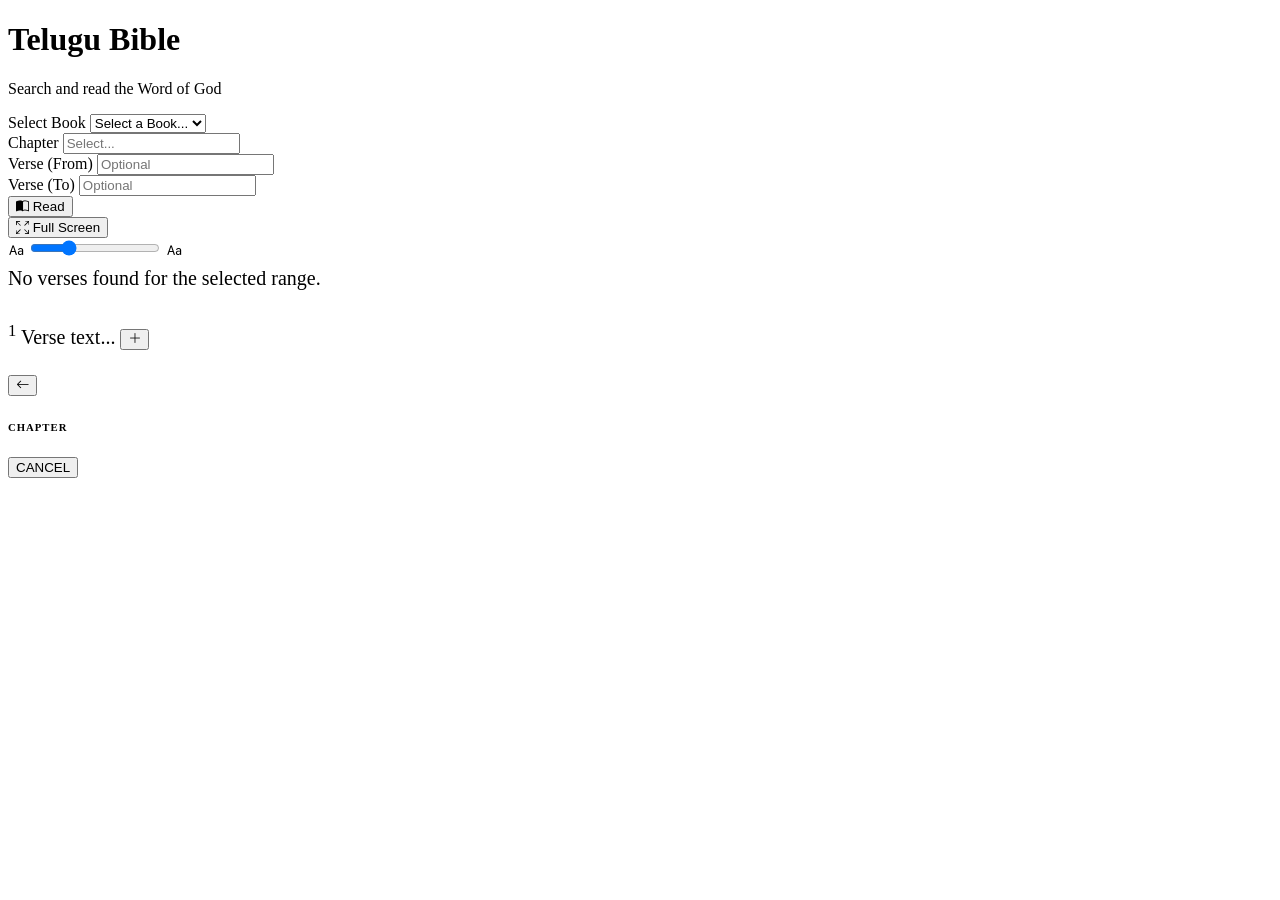
<file: src/main/resources/templates/bible-modal.html>
<!doctype html>
<html lang="en" xmlns:th="http://www.thymeleaf.org">
<head th:replace="~{fragments/head :: head('Telugu Bible')}">
    <link rel="stylesheet" href="https://cdn.jsdelivr.net/npm/bootstrap-icons@1.11.3/font/bootstrap-icons.min.css">
</head>
<body class="bg-light">

<style>
    #readingPane:fullscreen { background-color: white !important; overflow-y: auto !important; padding: 3rem 2rem !important; }
    #readingPane:-webkit-full-screen { background-color: white !important; overflow-y: auto !important; padding: 3rem 2rem !important; }

    .verse-text, .saved-verse-text { cursor: pointer; transition: color 0.2s; }
    .verse-text:hover, .saved-verse-text:hover { color: #0d6efd; }

    #singleVerseOverlay {
        position: fixed; top: 0; left: 0; width: 100vw; height: 100vh;
        background-color: white; z-index: 1050; display: flex; flex-direction: column;
        justify-content: center; align-items: center; padding: 5%; text-align: center;
        opacity: 0; pointer-events: none; transition: opacity 0.3s ease-in-out;
    }
    #singleVerseOverlay.show-overlay { opacity: 1; pointer-events: auto; }

    .close-overlay-btn { position: absolute; top: 2rem; right: 2rem; font-size: 2.5rem; cursor: pointer; color: #adb5bd; transition: color 0.2s; }
    .close-overlay-btn:hover { color: #dc3545; }

    .big-verse-text { font-size: clamp(2rem, 5vw, 4.5rem); font-family: 'Merriweather', serif; line-height: 1.4; color: #212529; }
    .big-verse-ref { font-size: clamp(1rem, 2vw, 1.5rem); color: #6c757d; margin-top: 2rem; font-weight: bold; letter-spacing: 2px; text-transform: uppercase; }
</style>

<header th:replace="~{fragments/navbar :: navbar}"></header>

<main class="container my-5">

    <div class="text-center mb-5">
        <h1 class="fw-bold text-dark" style="font-family: 'Merriweather', serif;">Telugu Bible</h1>
        <p class="text-muted">Search and read the Word of God</p>
    </div>

    <!-- BIBLE CONTROL PANEL -->
    <div class="card border-0 shadow-sm rounded-4 mb-5 d-print-none p-4 p-md-5 bg-white">
        <form th:action="@{/bible}" method="GET">
            <div class="row g-4 align-items-end justify-content-center">
                <div class="col-md-4 col-sm-6">
                    <label for="bookSelect" class="form-label fw-semibold text-muted small">Select Book</label>
                    <select class="form-select form-select-lg border-light bg-light custom-select" id="bookSelect" name="bookId" required>
                        <option value="" disabled selected>Select a Book...</option>
                        <option th:each="book : ${data}"
                                th:value="${book.bookId}"
                                th:text="${book.bookName}"
                                th:data-max-chapters="${book.totalChapters}"
                                th:selected="${param.bookId != null and param.bookId.toString() == book.bookId.toString()}">
                        </option>
                    </select>
                </div>
                <div class="col-md-2 col-sm-6">
                    <label for="chapterInput" class="form-label fw-semibold text-muted small">Chapter</label>
                    <input type="text" class="form-control form-control-lg border-light bg-light text-center"
                           id="chapterInput" name="chapter" placeholder="Select..."
                           th:value="${param.chapter}" readonly style="cursor: pointer;" required>
                </div>
                <div class="col-md-2 col-sm-6">
                    <label for="verseFrom" class="form-label fw-semibold text-muted small">Verse (From)</label>
                    <input type="number" class="form-control form-control-lg border-light bg-light"
                           id="verseFrom" name="verseFrom" min="1" placeholder="Optional" th:value="${param.verseFrom}">
                </div>
                <div class="col-md-2 col-sm-6">
                    <label for="verseTo" class="form-label fw-semibold text-muted small">Verse (To)</label>
                    <input type="number" class="form-control form-control-lg border-light bg-light"
                           id="verseTo" name="verseTo" min="1" placeholder="Optional" th:value="${param.verseTo}">
                </div>
                <div class="col-md-2 col-sm-12">
                    <button type="submit" class="btn btn-primary btn-lg w-100 rounded-pill shadow-sm">
                        <i class="bi bi-book-half me-2"></i> Read
                    </button>
                </div>
            </div>
        </form>
    </div>

    <!-- RESULTS SECTION -->
    <div class="card border-0 shadow-sm rounded-4 p-4 p-md-5 bg-white mb-4" id="readingPane" th:if="${verses != null}">
        <div class="d-flex justify-content-between align-items-center mb-4 d-print-none">
            <button class="btn btn-outline-secondary btn-sm rounded-pill px-3 shadow-sm" id="fullscreenBtn">
                <i class="bi bi-arrows-fullscreen me-1"></i> <span>Full Screen</span>
            </button>
            <div class="d-flex align-items-center gap-2 bg-light p-2 rounded-pill">
                <i class="bi bi-type text-muted small ms-2"></i>
                <input type="range" class="form-range" id="fontSizeSlider" min="14" max="36" value="20" style="width: 130px;">
                <i class="bi bi-type fs-5 text-muted me-2"></i>
            </div>
        </div>

        <div id="versesContainer" style="font-size: 20px; line-height: 1.8; font-family: 'Merriweather', serif;">
            <div th:if="${#lists.isEmpty(verses)}" class="text-center text-muted my-4">
                No verses found for the selected range.
            </div>
            <p th:each="v : ${verses}" class="mb-3 verse-line position-relative pe-4">
                <sup class="text-primary fw-bold me-1 fs-6" th:text="${v.verseNumber}">1</sup>
                <span class="verse-text" th:text="${v.verse}" title="Click to view in Presentation Mode">Verse text...</span>
                <button type="button" class="btn btn-sm btn-light text-primary rounded-circle shadow-sm position-absolute end-0 top-0 add-verse-btn"
                        th:data-verse-num="${v.verseNumber}" title="Save Verse">
                    <i class="bi bi-plus-lg"></i>
                </button>
            </p>
        </div>
    </div>

    <!-- SAVED VERSES SECTION -->
    <div id="savedVersesContainer" class="card border-0 shadow-sm rounded-4 p-4 bg-white mb-5" style="display: none;">
        <div class="d-flex justify-content-between align-items-center mb-3">
            <h5 class="fw-bold text-dark m-0"><i class="bi bi-bookmark-star text-warning me-2"></i>Saved Verses</h5>
            <button class="btn btn-sm btn-outline-danger rounded-pill" id="clearAllSavedBtn">Clear All</button>
        </div>
        <div id="savedVersesList" class="d-flex flex-column gap-3"></div>
    </div>

</main>

<!-- SINGLE VERSE PRESENTATION OVERLAY -->
<div id="singleVerseOverlay">
    <i class="bi bi-x-lg close-overlay-btn" id="closeOverlayBtn" title="Close"></i>
    <div class="big-verse-text" id="overlayVerseText"></div>
    <div class="big-verse-ref" id="overlayVerseRef"></div>
</div>

<!-- CHAPTER SELECTION MODAL -->
<div class="modal fade" id="chapterModal" tabindex="-1" aria-hidden="true">
    <div class="modal-dialog modal-dialog-centered modal-dialog-scrollable">
        <div class="modal-content border-0 shadow">
            <div class="modal-header bg-light border-bottom-0">
                <button type="button" class="btn border-0 shadow-none p-0" data-bs-dismiss="modal"><i class="bi bi-arrow-left fs-4"></i></button>
                <h6 class="modal-title fw-bold text-secondary mx-auto" style="letter-spacing: 1px;">CHAPTER</h6>
                <button type="button" class="btn border-0 shadow-none p-0 text-muted small fw-semibold" data-bs-dismiss="modal">CANCEL</button>
            </div>
            <div class="modal-body p-0">
                <div id="chapterGridContainer" class="d-grid text-center" style="grid-template-columns: repeat(5, 1fr);"></div>
            </div>
        </div>
    </div>
</div>

<footer th:replace="~{fragments/footer :: footer}" class="d-print-none"></footer>

<script>
    document.addEventListener("DOMContentLoaded", function() {

        const bookSelect = document.getElementById("bookSelect");
        const chapterInput = document.getElementById("chapterInput");
        const versesContainer = document.getElementById('versesContainer');

        // ==========================================
        // SINGLE VERSE PRESENTATION LOGIC
        // ==========================================
        const singleVerseOverlay = document.getElementById('singleVerseOverlay');
        const overlayVerseText = document.getElementById('overlayVerseText');
        const overlayVerseRef = document.getElementById('overlayVerseRef');
        const closeOverlayBtn = document.getElementById('closeOverlayBtn');

        function showPresentation(text, ref) {
            overlayVerseText.textContent = text;
            overlayVerseRef.textContent = ref;
            singleVerseOverlay.classList.add('show-overlay');
        }

        function closePresentation() {
            singleVerseOverlay.classList.remove('show-overlay');
        }

        if (closeOverlayBtn) closeOverlayBtn.addEventListener('click', closePresentation);

        if (singleVerseOverlay) {
            singleVerseOverlay.addEventListener('click', function(e) {
                if (e.target === singleVerseOverlay) closePresentation();
            });
        }

        document.addEventListener('keydown', function(e) {
            if (e.key === 'Escape' && singleVerseOverlay.classList.contains('show-overlay')) {
                closePresentation();
            }
        });

        // ==========================================
        // VERSES CONTAINER CLICK HANDLER
        // ==========================================
        if (versesContainer) {
            versesContainer.addEventListener('click', function(e) {
                // 1. Check if text clicked for Presentation
                const textSpan = e.target.closest('.verse-text');
                if (textSpan && bookSelect && chapterInput) {
                    const text = textSpan.textContent;
                    const verseNum = textSpan.previousElementSibling.textContent;
                    const bookName = bookSelect.options[bookSelect.selectedIndex].text;
                    const chapterNum = chapterInput.value;
                    showPresentation(text, `${bookName} ${chapterNum}:${verseNum}`);
                    return;
                }

                // 2. Check if '+' button clicked to Save
                const addBtn = e.target.closest('.add-verse-btn');
                if (addBtn && bookSelect && chapterInput) {
                    const verseNum = addBtn.getAttribute('data-verse-num');
                    const verseText = addBtn.previousElementSibling.textContent;
                    const bookName = bookSelect.options[bookSelect.selectedIndex].text;
                    const chapterNum = chapterInput.value;
                    const uniqueId = `${bookName}-${chapterNum}-${verseNum}`;

                    const newVerseObj = { id: uniqueId, book: bookName, chapter: chapterNum, verseNum: verseNum, text: verseText };
                    let saved = JSON.parse(sessionStorage.getItem('userSavedVerses')) || [];

                    if (!saved.some(v => v.id === uniqueId)) {
                        saved.push(newVerseObj);
                        sessionStorage.setItem('userSavedVerses', JSON.stringify(saved));
                        renderSavedVerses();

                        const icon = addBtn.querySelector('i');
                        icon.className = 'bi bi-check-lg text-success';
                        setTimeout(() => { icon.className = 'bi bi-plus-lg'; }, 1500);
                    }
                }
            });
        }

        // ==========================================
        // SESSION STORAGE LOGIC (Saved Verses)
        // ==========================================
        const SESSION_KEY = 'userSavedVerses';
        const savedContainer = document.getElementById('savedVersesContainer');
        const savedList = document.getElementById('savedVersesList');

        function renderSavedVerses() {
            let saved = JSON.parse(sessionStorage.getItem(SESSION_KEY)) || [];
            if (saved.length === 0) {
                savedContainer.style.display = 'none';
                return;
            }
            savedContainer.style.display = 'block';
            savedList.innerHTML = '';

            saved.forEach(item => {
                const div = document.createElement('div');
                div.className = 'p-3 bg-light rounded-3 border-start border-4 border-warning position-relative';

                // Added data attributes to the reference and 'saved-verse-text' class to the text
                div.innerHTML = `
                    <div class="fw-bold text-primary mb-1 saved-verse-ref" data-book="${item.book}" data-chapter="${item.chapter}" data-verse="${item.verseNum}">
                        ${item.book} ${item.chapter}:${item.verseNum}
                    </div>
                    <div class="saved-verse-text" style="font-family: 'Merriweather', serif; padding-right: 30px;" title="Click to view in Presentation Mode">
                        ${item.text}
                    </div>
                    <button class="btn btn-sm btn-link text-danger position-absolute top-0 end-0 m-2 remove-verse-btn" data-id="${item.id}" title="Remove">
                        <i class="bi bi-trash3-fill"></i>
                    </button>
                `;
                savedList.appendChild(div);
            });
        }

        if (savedList) {
            savedList.addEventListener('click', function(e) {
                // 1. Remove button logic
                const removeBtn = e.target.closest('.remove-verse-btn');
                if (removeBtn) {
                    const idToRemove = removeBtn.getAttribute('data-id');
                    let saved = JSON.parse(sessionStorage.getItem(SESSION_KEY)) || [];
                    saved = saved.filter(v => v.id !== idToRemove);
                    sessionStorage.setItem(SESSION_KEY, JSON.stringify(saved));
                    renderSavedVerses();
                    return;
                }

                // 2. Presentation Mode for Saved Verses
                const textDiv = e.target.closest('.saved-verse-text');
                if (textDiv) {
                    const text = textDiv.textContent.trim();
                    const refDiv = textDiv.previousElementSibling;
                    const bookName = refDiv.getAttribute('data-book');
                    const chapterNum = refDiv.getAttribute('data-chapter');
                    const verseNum = refDiv.getAttribute('data-verse');

                    showPresentation(text, `${bookName} ${chapterNum}:${verseNum}`);
                }
            });
        }

        const clearBtn = document.getElementById('clearAllSavedBtn');
        if (clearBtn) {
            clearBtn.addEventListener('click', function() {
                if(confirm("Are you sure you want to clear all saved verses?")) {
                    sessionStorage.removeItem(SESSION_KEY);
                    renderSavedVerses();
                }
            });
        }

        renderSavedVerses();

        // ==========================================
        // FULL SCREEN LOGIC (Main Reading Pane)
        // ==========================================
        const fullscreenBtn = document.getElementById('fullscreenBtn');
        const readingPane = document.getElementById('readingPane');
        if (fullscreenBtn && readingPane) {
            fullscreenBtn.addEventListener('click', () => {
                if (!document.fullscreenElement) {
                    readingPane.requestFullscreen().catch(err => console.error(err));
                } else {
                    document.exitFullscreen();
                }
            });
            document.addEventListener('fullscreenchange', () => {
                const btnIcon = fullscreenBtn.querySelector('i');
                const btnText = fullscreenBtn.querySelector('span');
                if (document.fullscreenElement) {
                    btnIcon.className = 'bi bi-fullscreen-exit me-1';
                    btnText.textContent = 'Exit Full Screen';
                } else {
                    btnIcon.className = 'bi bi-arrows-fullscreen me-1';
                    btnText.textContent = 'Full Screen';
                }
            });
        }

        // ==========================================
        // FONT SIZE LOGIC
        // ==========================================
        const slider = document.getElementById('fontSizeSlider');
        if(slider && versesContainer) {
            slider.addEventListener('input', function() {
                versesContainer.style.fontSize = this.value + 'px';
            });
        }

        // ==========================================
        // DYNAMIC CHAPTER MODAL LOGIC
        // ==========================================
        const chapterModalElement = document.getElementById("chapterModal");
        if (chapterModalElement) {
            const chapterModal = new bootstrap.Modal(chapterModalElement);
            const gridContainer = document.getElementById("chapterGridContainer");
            let currentMaxChapters = 0;

            if (bookSelect && bookSelect.selectedIndex > 0) {
                currentMaxChapters = parseInt(bookSelect.options[bookSelect.selectedIndex].getAttribute("data-max-chapters")) || 0;
            }

            function populateChapterGrid(maxChapters) {
                gridContainer.innerHTML = "";
                for (let i = 1; i <= maxChapters; i++) {
                    const btn = document.createElement("button");
                    btn.type = "button";
                    btn.className = "btn btn-light border-bottom border-end rounded-0 py-3";
                    btn.textContent = i;
                    if (chapterInput.value == i) {
                        btn.classList.remove("btn-light");
                        btn.classList.add("btn-primary", "text-white");
                    }
                    btn.onclick = function() {
                        chapterInput.value = i;
                        chapterModal.hide();
                        document.getElementById("verseFrom").focus();
                    };
                    gridContainer.appendChild(btn);
                }
            }

            if (bookSelect) {
                bookSelect.addEventListener("change", function() {
                    currentMaxChapters = parseInt(bookSelect.options[bookSelect.selectedIndex].getAttribute("data-max-chapters")) || 0;
                    chapterInput.value = "";
                    document.getElementById("verseFrom").value = "";
                    document.getElementById("verseTo").value = "";
                    if (currentMaxChapters > 0) {
                        populateChapterGrid(currentMaxChapters);
                        chapterModal.show();
                    }
                });
            }

            if (chapterInput) {
                chapterInput.addEventListener("click", function() {
                    if (!currentMaxChapters || currentMaxChapters === 0) {
                        alert("Please select a Book first.");
                        bookSelect.focus();
                        return;
                    }
                    populateChapterGrid(currentMaxChapters);
                    chapterModal.show();
                });
            }
        }
    });
</script>
</body>
</html>
</file>
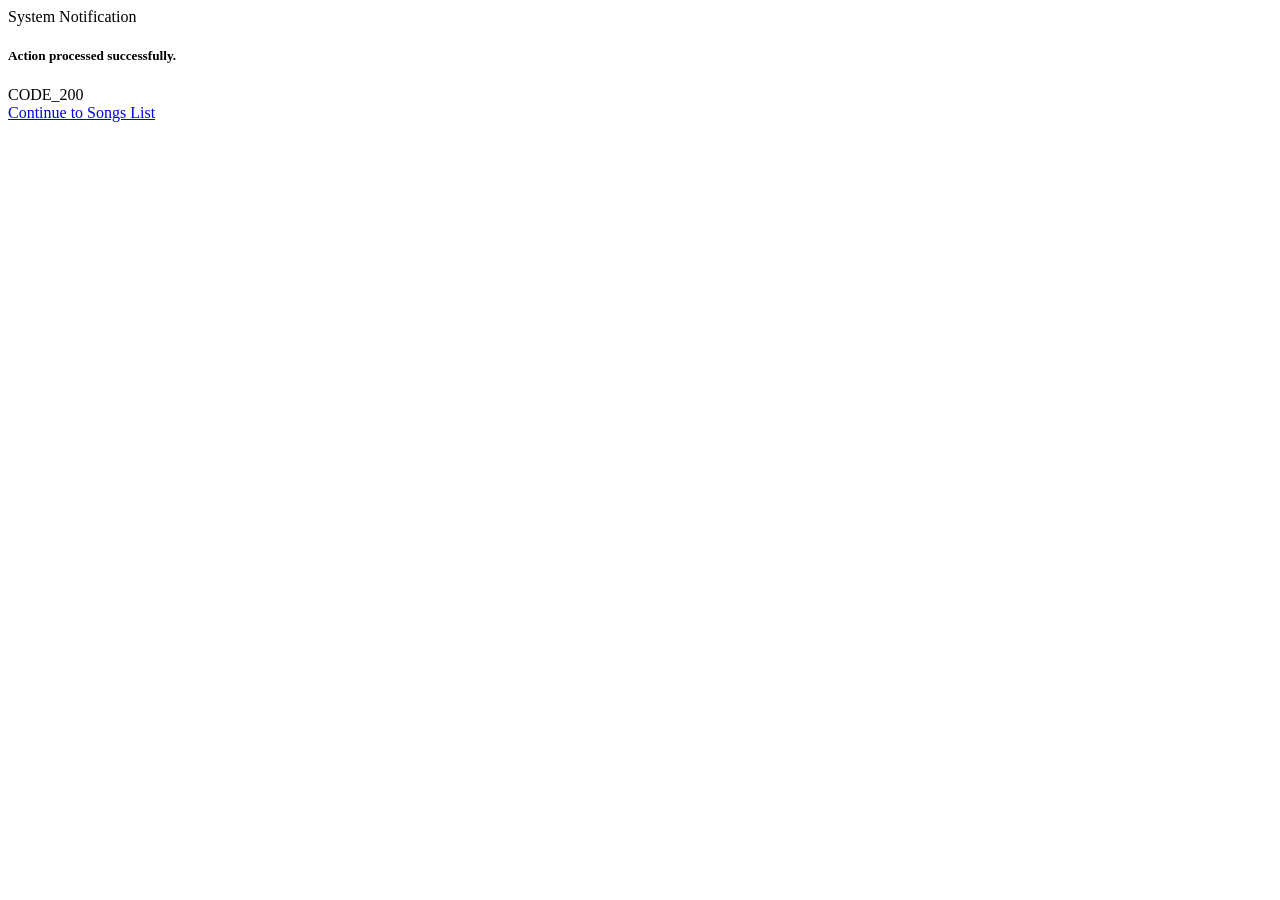
<file: src/main/resources/templates/error-page.html>
<!doctype html>
<html lang="en">
<head th:replace="~{fragments/head :: head('Gate Of Heaven')}"></head>
<body>
<header th:replace="~{fragments/navbar :: navbar}"></header>

<main class="container py-5">
    <div class="row justify-content-center">
        <div class="col-12 col-md-6 col-lg-5">
            <!-- Card container with a soft shadow and subtle border -->
            <div class="card shadow-sm border border-light-subtle rounded-4 overflow-hidden">

                <!-- Decorative top bar indicating an update or notice -->
                <div class="bg-primary-subtle py-2 px-4 border-bottom border-primary-subtle">
                    <span class="text-primary-emphasis small fw-semibold tracking-wide uppercase">
                        <i class="bi bi-info-circle-fill me-2"></i> System Notification
                    </span>
                </div>

                <!-- Main Content Body -->
                <div class="card-body p-4 text-center">

                    <!-- Dynamic Message text with clean typography -->
                    <h5 class="card-title text-dark fw-semibold mb-2" th:text="${message}">
                        Action processed successfully.
                    </h5>

                    <!-- Dynamic Code identifier styled like a small badge -->
                    <div class="mb-4">
                        <span class="badge bg-secondary-subtle text-secondary-emphasis font-monospace px-2 py-1.5 rounded"
                              th:text="${code}">
                            CODE_200
                        </span>
                    </div>

                    <!-- Action Button to guide the user back -->
                    <div class="d-grid pt-2">
                        <a href="/songs-list" class="btn btn-primary rounded-3 fw-medium py-2 shadow-sm">
                            Continue to Songs List
                        </a>
                    </div>

                </div>
            </div>
        </div>
    </div>
</main>



<footer th:replace="~{fragments/footer :: footer}"></footer>
</body>
</html>
</file>
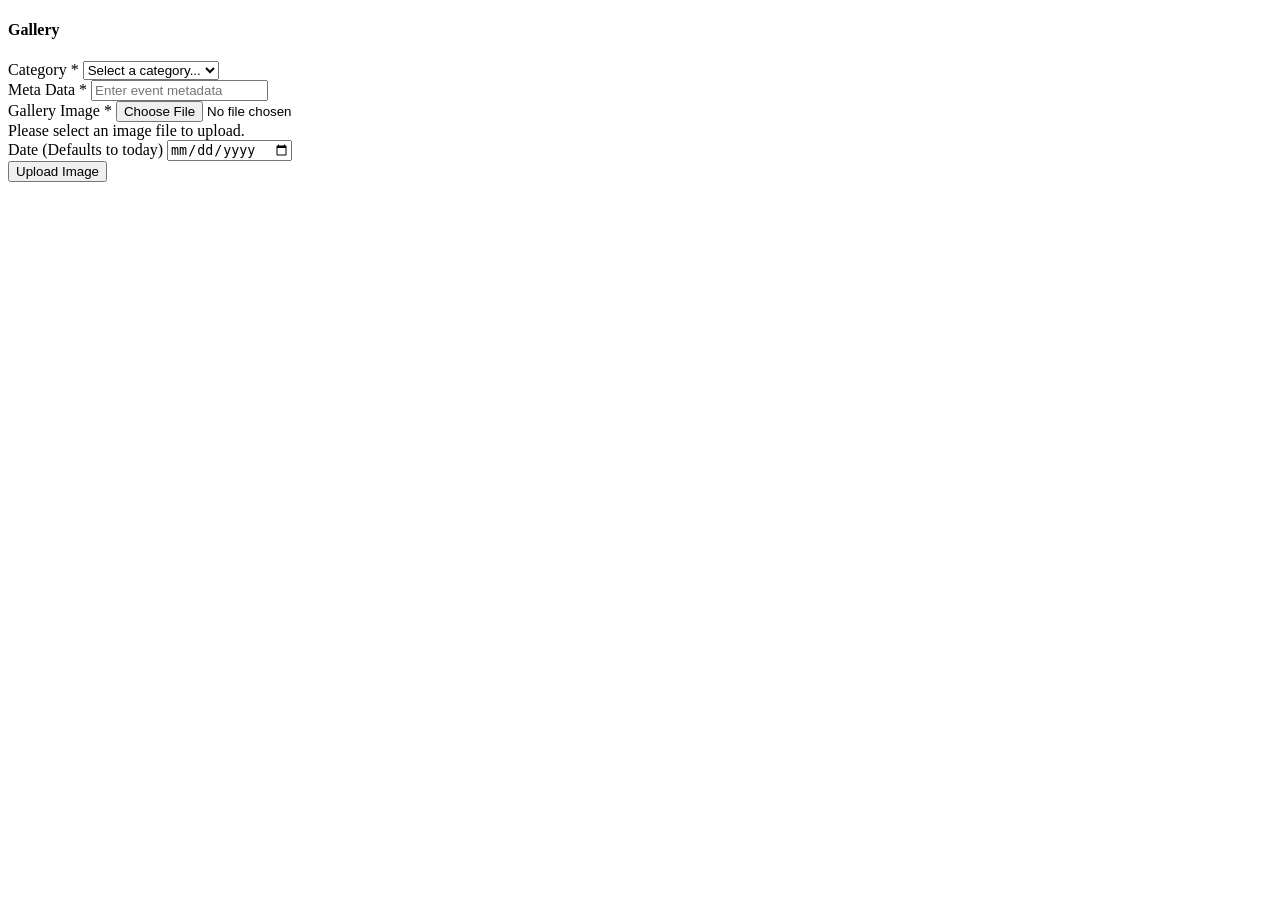
<file: src/main/resources/templates/gallery_upload.html>
<!doctype html>
<html lang="en" xmlns:th="http://www.thymeleaf.org">
<head th:replace="~{fragments/head :: head('Gate Of Heaven - Songs')}"></head>
<body class="bg-light">

<header th:replace="~{fragments/navbar :: navbar}"></header>

<main class="container my-5">
    <div th:if="${errors}" class="alert alert-danger" role="alert">
        <span th:text="${errors}"></span>
    </div>

    <div th:if="${successMessage}" class="alert alert-success" role="alert">
        <span th:text="${successMessage}"></span>
    </div>
    <div class="row justify-content-center">
        <div class="col-md-8 col-lg-6">
            <div class="card shadow-sm">
                <div class="card-header bg-primary text-white">
                    <h4 class="mb-0">Gallery</h4>
                </div>
                <div class="card-body">

                    <form th:action="@{/gallery_upload}" th:object="${gallery}" method="post" enctype="multipart/form-data" novalidate class="needs-validation">

                        <div class="mb-3">
                            <label for="category" class="form-label fw-bold">Category <span class="text-danger">*</span></label>
                            <select id="category"
                                    th:field="*{category}"
                                    class="form-select"
                                    th:classappend="${#fields.hasErrors('category')} ? 'is-invalid' : ''"
                                    required>
                                <option value="" disabled selected>Select a category...</option>
                                <option th:each="cat : ${activity}"
                                        th:value="${cat}"
                                        th:text="${cat}">Category Name</option>
                            </select>
                        </div>

                        <div class="mb-3">
                            <label for="metaData" class="form-label fw-bold">Meta Data <span class="text-danger">*</span></label>
                            <input type="text"
                                   id="metaData"
                                   th:field="*{metaData}"
                                   class="form-control"
                                   th:classappend="${#fields.hasErrors('metaData')} ? 'is-invalid' : ''"
                                   placeholder="Enter event metadata">
                            <div th:if="${#fields.hasErrors('metaData')}" th:errors="*{metaData}"></div>
                        </div>

                        <div class="mb-3">
                            <label for="file" class="form-label fw-bold">Gallery Image <span class="text-danger">*</span></label>
                            <input type="file"
                                   id="file"
                                   name="file"
                                   class="form-control"
                                   accept="image/*, .mp4, .gp3">
                            <div class="invalid-feedback">
                                Please select an image file to upload.
                            </div>
                        </div>

                        <div class="mb-4">
                            <label for="date" class="form-label fw-bold">Date <span class="text-muted fw-normal">(Defaults to today)</span></label>
                            <input type="date"
                                   id="date"
                                   th:field="*{date}"
                                   class="form-control"
                                   th:classappend="${#fields.hasErrors('date')} ? 'is-invalid' : ''">
                        </div>

                        <div class="d-grid">
                            <button type="submit" class="btn btn-primary btn-lg">Upload Image</button>
                        </div>

                    </form>

                </div>
            </div>
        </div>
    </div>
</main>
<footer th:replace="~{fragments/footer :: footer}"></footer>

</body>
</html>
</file>
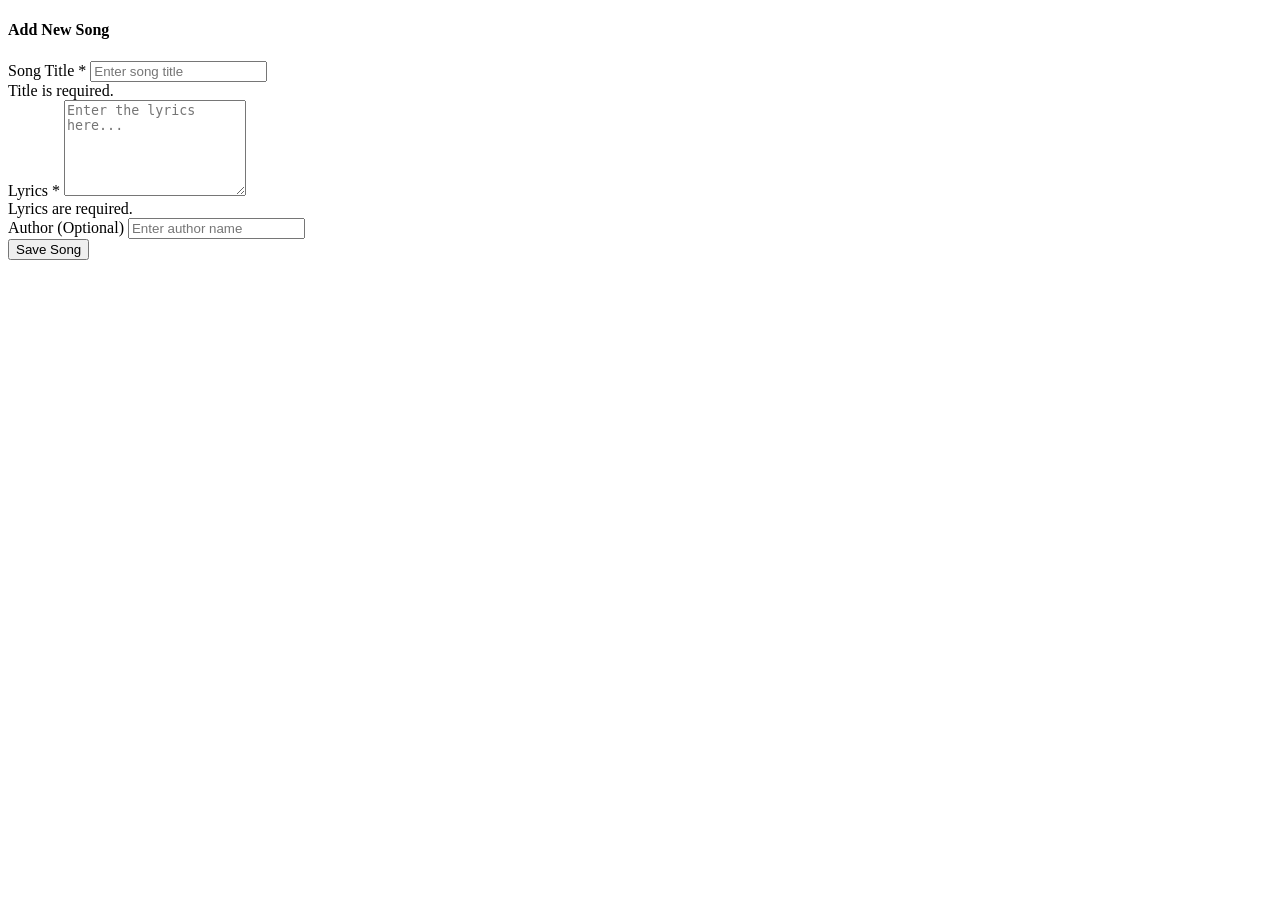
<file: src/main/resources/templates/post.html>
<!doctype html>
<html lang="en" xmlns:th="http://www.thymeleaf.org">
<head th:replace="~{fragments/head :: head('Gate Of Heaven - Songs')}"></head>
<body class="bg-light">

<header th:replace="~{fragments/navbar :: navbar}"></header>

<main class="container my-5">
    <div th:if="${errorMessage}" class="alert alert-danger" role="alert">
        <span th:text="${errorMessage}"></span>
    </div>
        <div class="row justify-content-center">
            <div class="col-md-8 col-lg-6">
                <div class="card shadow-sm">
                    <div class="card-header bg-primary text-white">
                        <h4 class="mb-0">Add New Song</h4>
                    </div>
                    <div class="card-body">

                        <!-- Form bound to the 'song' object -->
                        <form th:action="@{/save}" th:object="${song}" method="post" novalidate class="needs-validation">

                            <!-- Title Field (Required) -->
                            <div class="mb-3">
                                <label for="title" class="form-label fw-bold">Song Title <span class="text-danger">*</span></label>
                                <!-- th:field binds the input to song.title -->
                                <input type="text"
                                       id="title"
                                       th:field="*{title}"
                                       class="form-control"
                                       th:classappend="${#fields.hasErrors('title')} ? 'is-invalid' : ''"
                                       placeholder="Enter song title"
                                       required>
                                <!-- Server-side validation error message -->
                                <div class="invalid-feedback" th:if="${#fields.hasErrors('title')}" th:errors="*{title}">
                                    Title is required.
                                </div>
                            </div>

                            <!-- Lyrics Field (Required) -->
                            <div class="mb-3">
                                <label for="lyrics" class="form-label fw-bold">Lyrics <span class="text-danger">*</span></label>
                                <textarea id="lyrics"
                                          th:field="*{lyrics}"
                                          class="form-control"
                                          th:classappend="${#fields.hasErrors('lyrics')} ? 'is-invalid' : ''"
                                          rows="6"
                                          placeholder="Enter the lyrics here..."
                                          required></textarea>
                                <div class="invalid-feedback" th:if="${#fields.hasErrors('lyrics')}" th:errors="*{lyrics}">
                                    Lyrics are required.
                                </div>
                            </div>

                            <!-- Author Field (Optional) -->
                            <div class="mb-4">
                                <label for="author" class="form-label fw-bold">Author <span class="text-muted fw-normal">(Optional)</span></label>
                                <input type="text"
                                       id="author"
                                       th:field="*{author}"
                                       class="form-control"
                                       placeholder="Enter author name">
                            </div>

                            <!-- Submit Button -->
                            <div class="d-grid">
                                <button type="submit" class="btn btn-primary btn-lg">Save Song</button>
                            </div>

                        </form>

                    </div>
                </div>
            </div>
        </div>

    <!-- Optional: Client-side Bootstrap validation script -->
    <script>
        (function () {
            'use strict'
            var forms = document.querySelectorAll('.needs-validation')
            Array.prototype.slice.call(forms)
                .forEach(function (form) {
                    form.addEventListener('submit', function (event) {
                        if (!form.checkValidity()) {
                            event.preventDefault()
                            event.stopPropagation()
                        }
                        form.classList.add('was-validated')
                    }, false)
                })
        })()
    </script>
</main>

<footer th:replace="~{fragments/footer :: footer}"></footer>

</body>
</html>
</file>
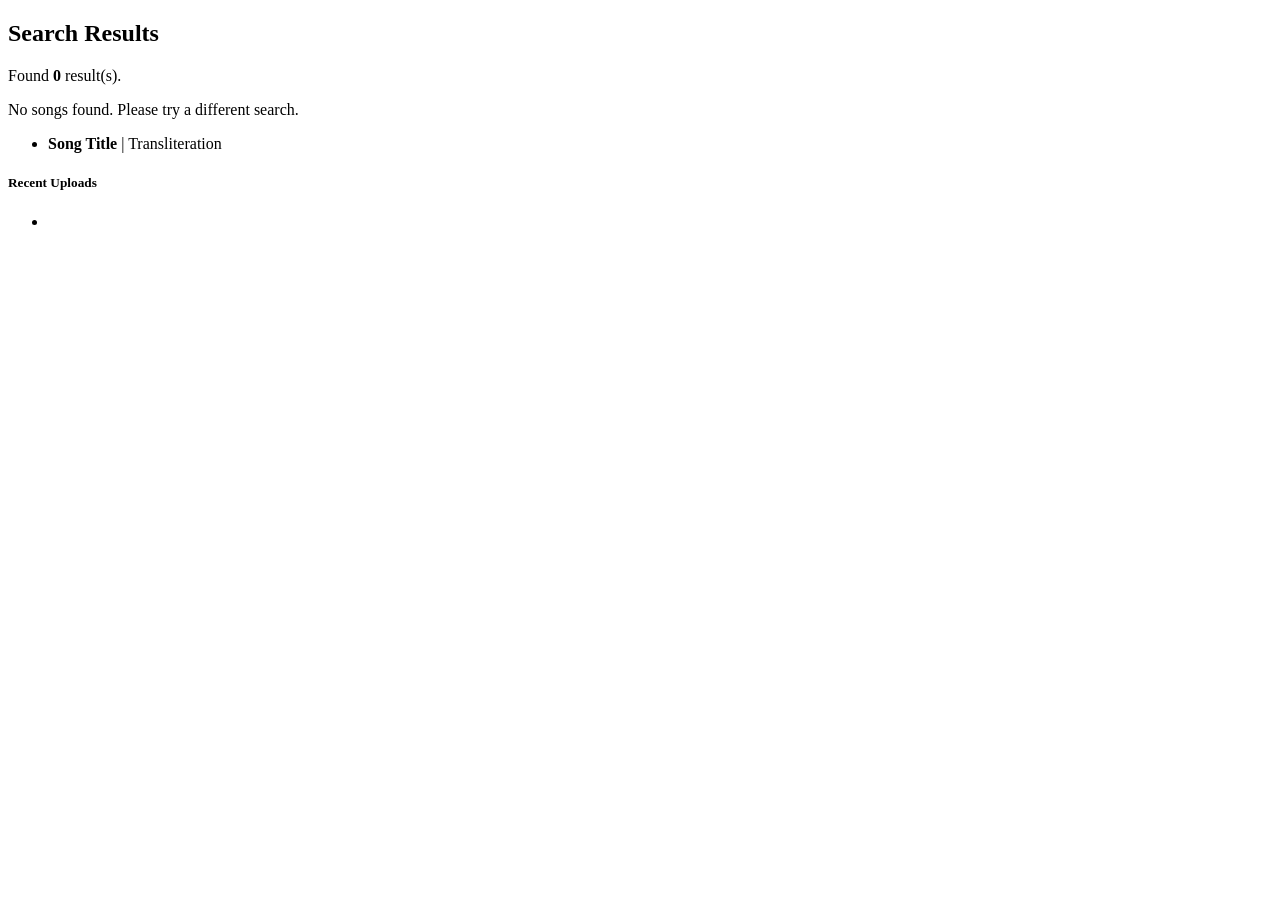
<file: src/main/resources/templates/results-page.html>
<!doctype html>
<html lang="en" xmlns:th="http://www.thymeleaf.org">
<head th:replace="~{fragments/head :: head('Gate Of Heaven - Songs')}"></head>
<body class="bg-light">

<header th:replace="~{fragments/navbar :: navbar}"></header>

<main class="container my-5">
    <div class="row justify-content-center gap-lg-4">
        <div class="col-12 col-lg-7 mb-5 mb-lg-0">
            <div class="mb-4">
                <h2 class="h5 fw-bold text-dark mb-1">Search Results</h2>
                <p class="text-muted mb-0">
                    Found <strong th:text="${#lists.size(results)}">0</strong> result(s).
                </p>
            </div>
            <div class="card border-0 shadow-sm rounded-4">
                <div th:if="${#lists.isEmpty(results)}" class="p-5 text-center text-muted">
                    No songs found. Please try a different search.
                </div>
                <ul th:unless="${#lists.isEmpty(results)}" class="list-group list-group-flush rounded-4 overflow-hidden">
                    <li class="list-group-item p-3 list-group-item-action" th:each="result : ${results}">
                        <a th:href="@{/song/{id}(id=${result.id})}" class="text-decoration-none d-block text-dark">
                            <strong th:text="${result.title}">Song Title</strong>
                            <span class="text-muted mx-2">|</span>
                            <span class="text-muted" th:text="${result.transliteration}">Transliteration</span>
                        </a>
                    </li>
                </ul>
            </div>
        </div>
        <div class="col-12 col-lg-4 d-print-none">
            <div class="sidebar-widget bg-white p-4 rounded-4 shadow-sm sticky-top" style="top: 100px;">
                <h5 class="fw-bold mb-4 d-flex align-items-center gap-2">
                    <i class="bi bi-clock-history text-primary"></i> Recent Uploads
                </h5>
                <ul class="list-group list-group-flush">
                    <li class="list-group-item px-0 py-3 border-light" th:each="upload : ${last_uploads}">
                        <a th:href="@{/song/{id}(id=${upload.id})}" class="recent-link text-decoration-none fw-medium text-dark d-block">
                            <i class="bi bi-music-note me-2 text-muted"></i>
                            <span th:text="${upload.title}"></span>
                        </a>
                    </li>
                </ul>
            </div>
        </div>
    </div>
</main>

<footer th:replace="~{fragments/footer :: footer}"></footer>

</body>
</html>
</file>
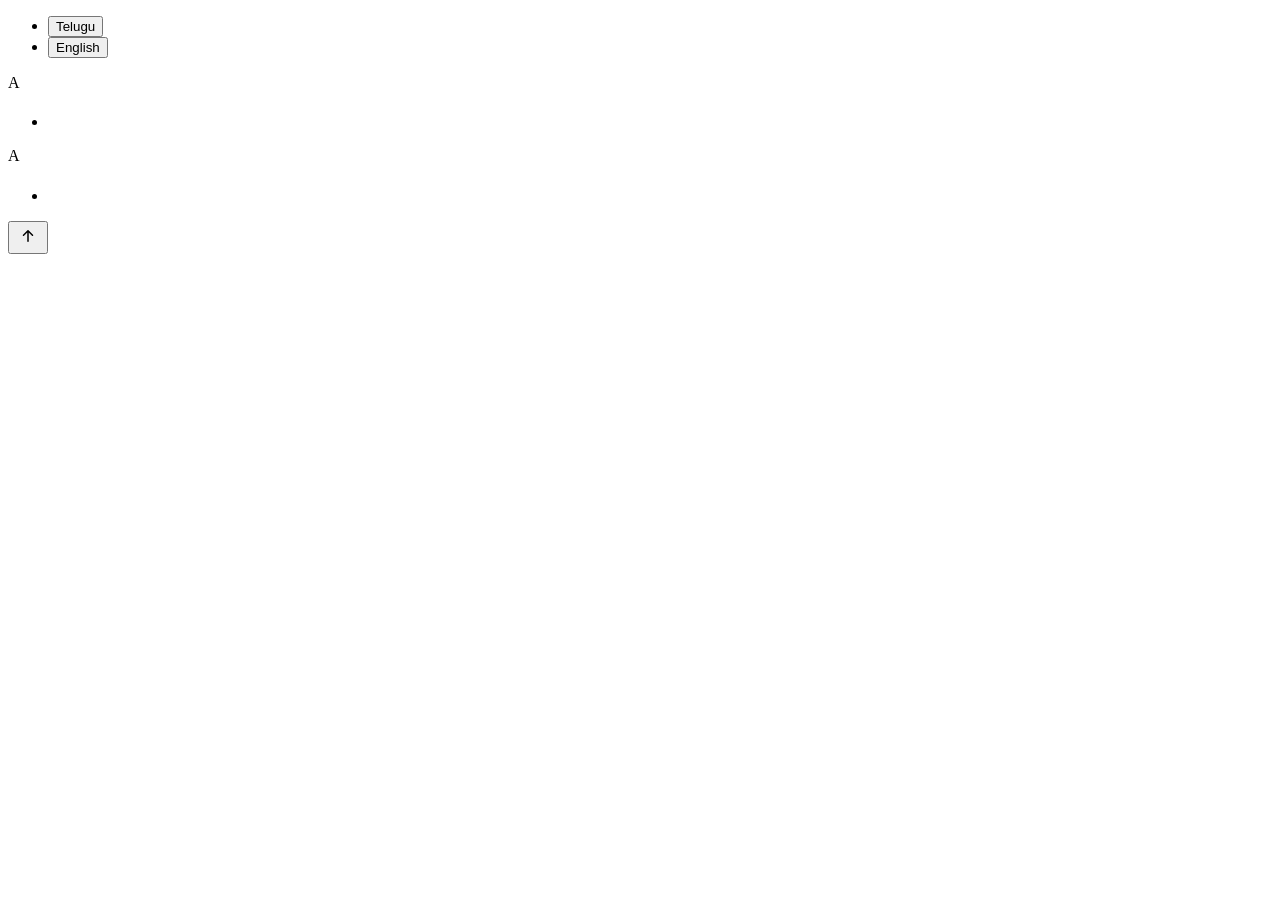
<file: src/main/resources/templates/song-index.html>
<!doctype html>
<html lang="en">
<head>
    <head th:replace="~{fragments/head :: head('Gate Of Heaven')}"></head>
</head>
<body>
<header th:replace="~{fragments/navbar :: navbar}"></header>

<main class="container my-5">

    <!-- Custom Modern Nav Tabs -->
    <ul class="nav nav-tabs custom-tabs nav-fill mb-4 bg-white rounded shadow-sm" id="songTabs" role="tablist">
        <li class="nav-item" role="presentation">
            <button class="nav-link active text-uppercase py-3" id="telugu-tab" data-bs-toggle="tab" data-bs-target="#telugu-pane" type="button" role="tab" aria-controls="telugu-pane" aria-selected="true">
                Telugu
            </button>
        </li>
        <li class="nav-item" role="presentation">
            <button class="nav-link text-uppercase py-3" id="english-tab" data-bs-toggle="tab" data-bs-target="#english-pane" type="button" role="tab" aria-controls="english-pane" aria-selected="false">
                English
            </button>
        </li>
    </ul>

    <div class="tab-content" id="songTabsContent">

        <!-- TELUGU TAB PANE -->
        <div class="tab-pane fade show active" id="telugu-pane" role="tabpanel" aria-labelledby="telugu-tab">

            <!-- Sticky Glassmorphism Alphabetical Index -->
            <div class="index-container d-flex flex-wrap justify-content-center mb-5 p-2 sticky-top">
                <a th:each="entry : ${list}"
                   th:href="'#telugu-letter-' + ${entry.key}"
                   th:text="${entry.key}"
                   class="index-link">A</a>
            </div>

            <div class="row row-cols-1 row-cols-md-2 row-cols-lg-3 g-4">
                <div class="col" th:each="entry : ${list}">
                    <div class="card song-card h-100" th:id="'telugu-letter-' + ${entry.key}">
                        <div class="card-header py-3">
                            <h4 class="mb-0 text-center fw-bold" th:text="${entry.key}"></h4>
                        </div>
                        <ul class="list-group list-group-flush">
                            <li class="list-group-item py-3" th:each="song : ${entry.value}">
                                <a class="song-link" th:href="@{/song/{id}(id=${song.id})}" th:text="${song.title}"></a>
                            </li>
                        </ul>
                    </div>
                </div>
            </div>
        </div>

        <!-- ENGLISH TAB PANE -->
        <div class="tab-pane fade" id="english-pane" role="tabpanel" aria-labelledby="english-tab">

            <!-- Sticky Glassmorphism Alphabetical Index -->
            <div class="index-container d-flex flex-wrap justify-content-center mb-5 p-2 sticky-top">
                <a th:each="entry : ${list2}"
                   th:href="'#english-letter-' + ${entry.key}"
                   th:text="${entry.key}"
                   class="index-link">A</a>
            </div>

            <div class="row row-cols-1 row-cols-md-2 row-cols-lg-3 g-4">
                <div class="col" th:each="entry : ${list2}">
                    <div class="card song-card english-card h-100" th:id="'english-letter-' + ${entry.key}">
                        <div class="card-header py-3">
                            <h4 class="mb-0 text-center fw-bold" th:text="${entry.key}"></h4>
                        </div>
                        <ul class="list-group list-group-flush">
                            <li class="list-group-item py-3" th:each="song : ${entry.value}">
                                <a class="song-link" th:href="@{/song/{id}(id=${song.id})}" th:text="${song.transliteration}"></a>
                            </li>
                        </ul>
                    </div>
                </div>
            </div>
        </div>
    </div>
</main>

<!-- Back to Top Button -->
<button onclick="scrollToTop()" id="backToTopBtn" title="Go to top">
    <svg xmlns="http://www.w3.org/2000/svg" width="24" height="24" fill="currentColor" class="bi bi-arrow-up-short" viewBox="0 0 16 16">
        <path fill-rule="evenodd" d="M8 12a.5.5 0 0 0 .5-.5V5.707l2.146 2.147a.5.5 0 0 0 .708-.708l-3-3a.5.5 0 0 0-.708 0l-3 3a.5.5 0 1 0 .708.708L7.5 5.707V11.5a.5.5 0 0 0 .5.5z"/>
    </svg>
</button>

<footer th:replace="~{fragments/footer :: footer}"></footer>

<script>
    const topButton = document.getElementById("backToTopBtn");

    // Fades button in and out smoothly based on scroll position
    window.addEventListener("scroll", () => {
        if (window.scrollY > 250) {
            topButton.classList.add("show");
        } else {
            topButton.classList.remove("show");
        }
    });

    function scrollToTop() {
        window.scrollTo({ top: 0, behavior: 'smooth' });
    }
</script>
</body>
</html>
</file>
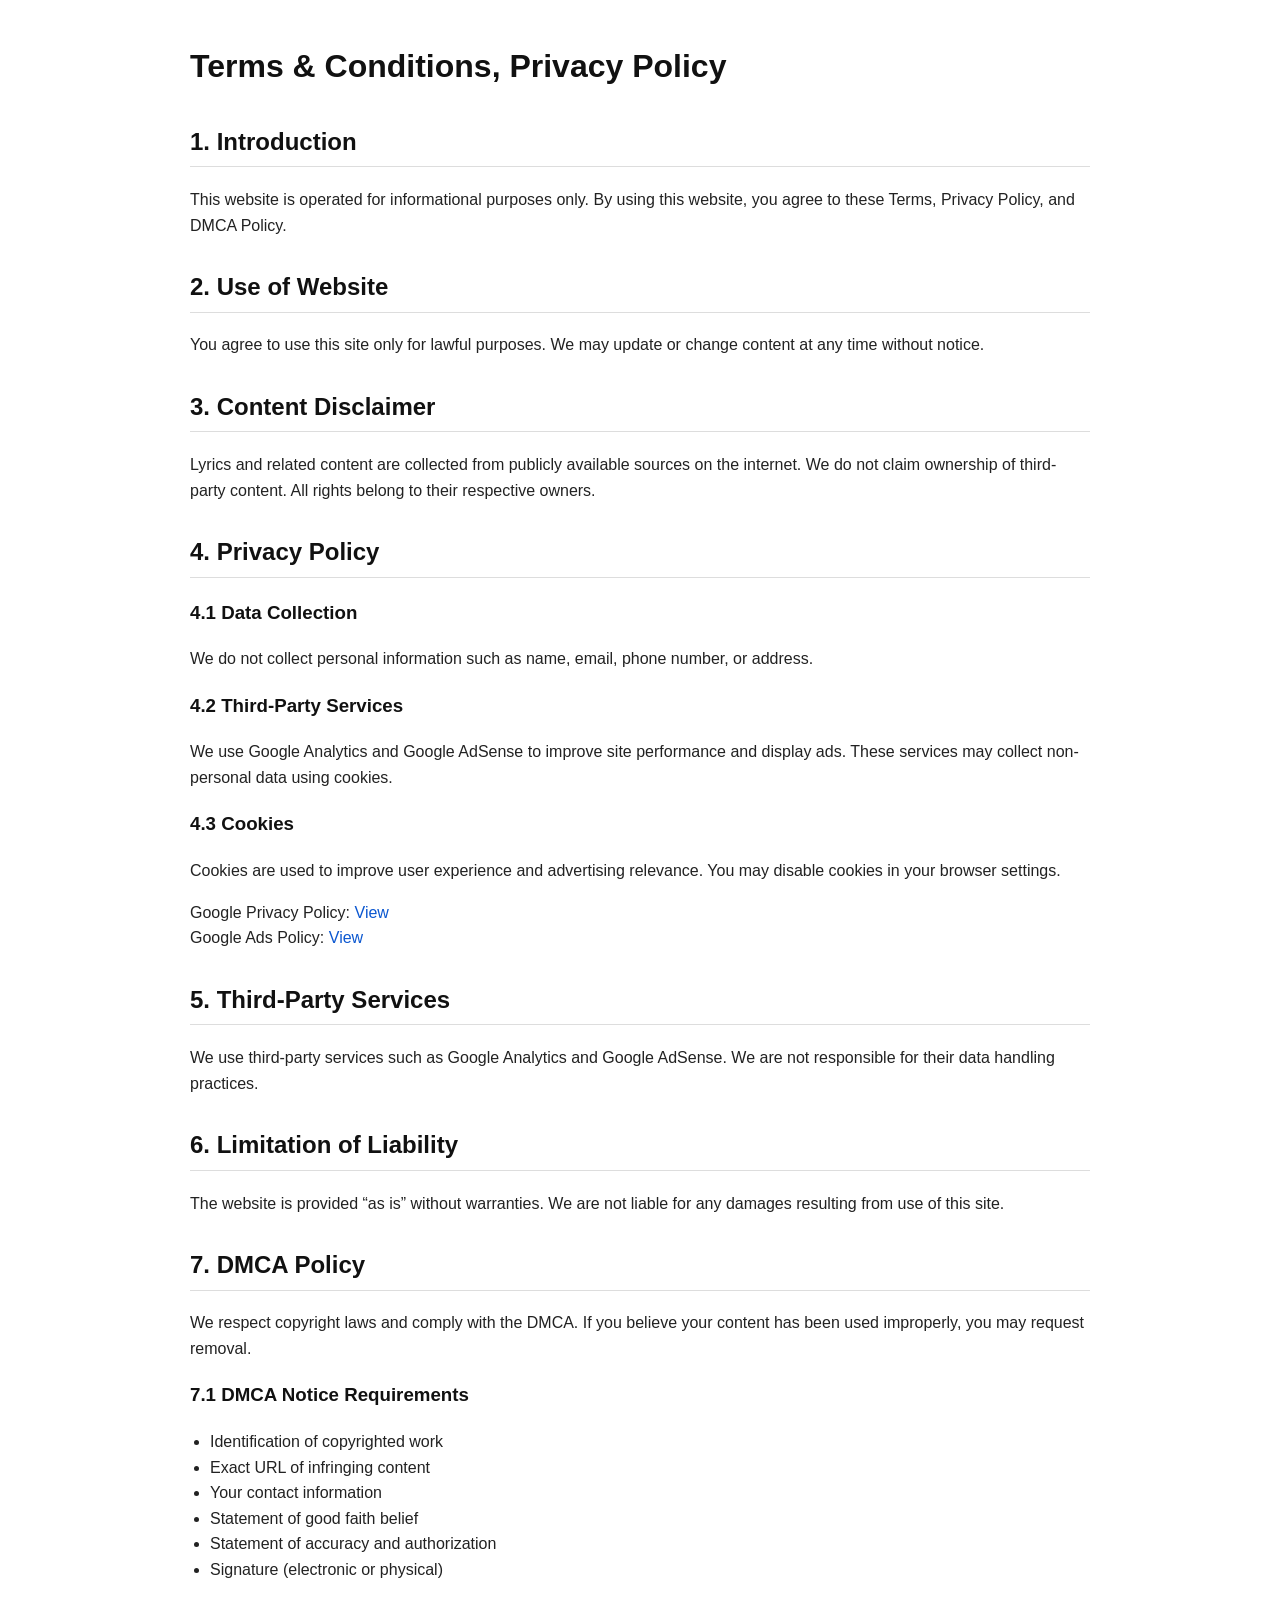
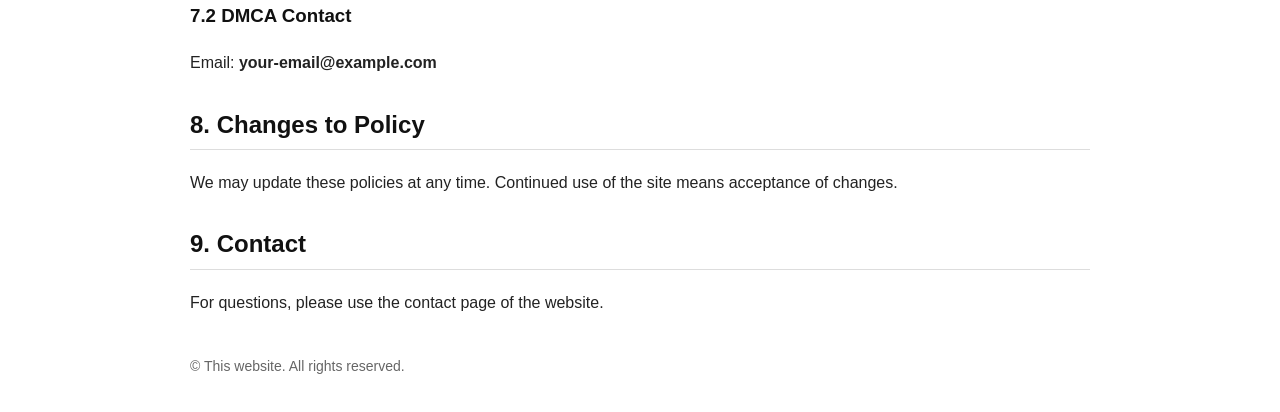
<file: src/main/resources/templates/terms-policy.html>
<!DOCTYPE html>
<html lang="en">
<head>
    <meta charset="UTF-8">
    <meta name="viewport" content="width=device-width, initial-scale=1.0">

    <title>Terms & Privacy Policy | Website</title>
    <meta name="description" content="Read our Terms & Conditions, Privacy Policy, and DMCA Policy. We respect copyright, use Google Analytics and AdSense, and do not collect personal data.">

    <meta name="robots" content="index, follow">

    <style>
        body {
            font-family: Arial, sans-serif;
            line-height: 1.6;
            margin: 0;
            padding: 0;
            background: #ffffff;
            color: #222;
        }

        .container {
            max-width: 900px;
            margin: auto;
            padding: 20px;
        }

        h1, h2, h3 {
            color: #111;
        }

        h1 {
            margin-bottom: 10px;
        }

        h2 {
            margin-top: 30px;
            border-bottom: 1px solid #ddd;
            padding-bottom: 5px;
        }

        a {
            color: #0b57d0;
            text-decoration: none;
        }

        a:hover {
            text-decoration: underline;
        }

        ul {
            padding-left: 20px;
        }

        .footer-note {
            margin-top: 40px;
            font-size: 14px;
            color: #666;
        }
    </style>
</head>

<body>

<div class="container">

    <h1>Terms & Conditions, Privacy Policy</h1>

    <h2>1. Introduction</h2>
    <p>
        This website is operated for informational purposes only.
        By using this website, you agree to these Terms, Privacy Policy, and DMCA Policy.
    </p>

    <h2>2. Use of Website</h2>
    <p>
        You agree to use this site only for lawful purposes. We may update or change content at any time without notice.
    </p>

    <h2>3. Content Disclaimer</h2>
    <p>
        Lyrics and related content are collected from publicly available sources on the internet.
        We do not claim ownership of third-party content. All rights belong to their respective owners.
    </p>

    <h2>4. Privacy Policy</h2>

    <h3>4.1 Data Collection</h3>
    <p>
        We do not collect personal information such as name, email, phone number, or address.
    </p>

    <h3>4.2 Third-Party Services</h3>
    <p>
        We use Google Analytics and Google AdSense to improve site performance and display ads.
        These services may collect non-personal data using cookies.
    </p>

    <h3>4.3 Cookies</h3>
    <p>
        Cookies are used to improve user experience and advertising relevance. You may disable cookies in your browser settings.
    </p>

    <p>
        Google Privacy Policy: <a href="https://policies.google.com/privacy" target="_blank">View</a><br>
        Google Ads Policy: <a href="https://policies.google.com/technologies/ads" target="_blank">View</a>
    </p>

    <h2>5. Third-Party Services</h2>
    <p>
        We use third-party services such as Google Analytics and Google AdSense.
        We are not responsible for their data handling practices.
    </p>

    <h2>6. Limitation of Liability</h2>
    <p>
        The website is provided “as is” without warranties. We are not liable for any damages resulting from use of this site.
    </p>

    <h2>7. DMCA Policy</h2>
    <p>
        We respect copyright laws and comply with the DMCA. If you believe your content has been used improperly, you may request removal.
    </p>

    <h3>7.1 DMCA Notice Requirements</h3>
    <ul>
        <li>Identification of copyrighted work</li>
        <li>Exact URL of infringing content</li>
        <li>Your contact information</li>
        <li>Statement of good faith belief</li>
        <li>Statement of accuracy and authorization</li>
        <li>Signature (electronic or physical)</li>
    </ul>

    <h3>7.2 DMCA Contact</h3>
    <p>
        Email: <strong>your-email@example.com</strong>
    </p>

    <h2>8. Changes to Policy</h2>
    <p>
        We may update these policies at any time. Continued use of the site means acceptance of changes.
    </p>

    <h2>9. Contact</h2>
    <p>
        For questions, please use the contact page of the website.
    </p>

    <p class="footer-note">
        © This website. All rights reserved.
    </p>

</div>

</body>
</html>
</file>
